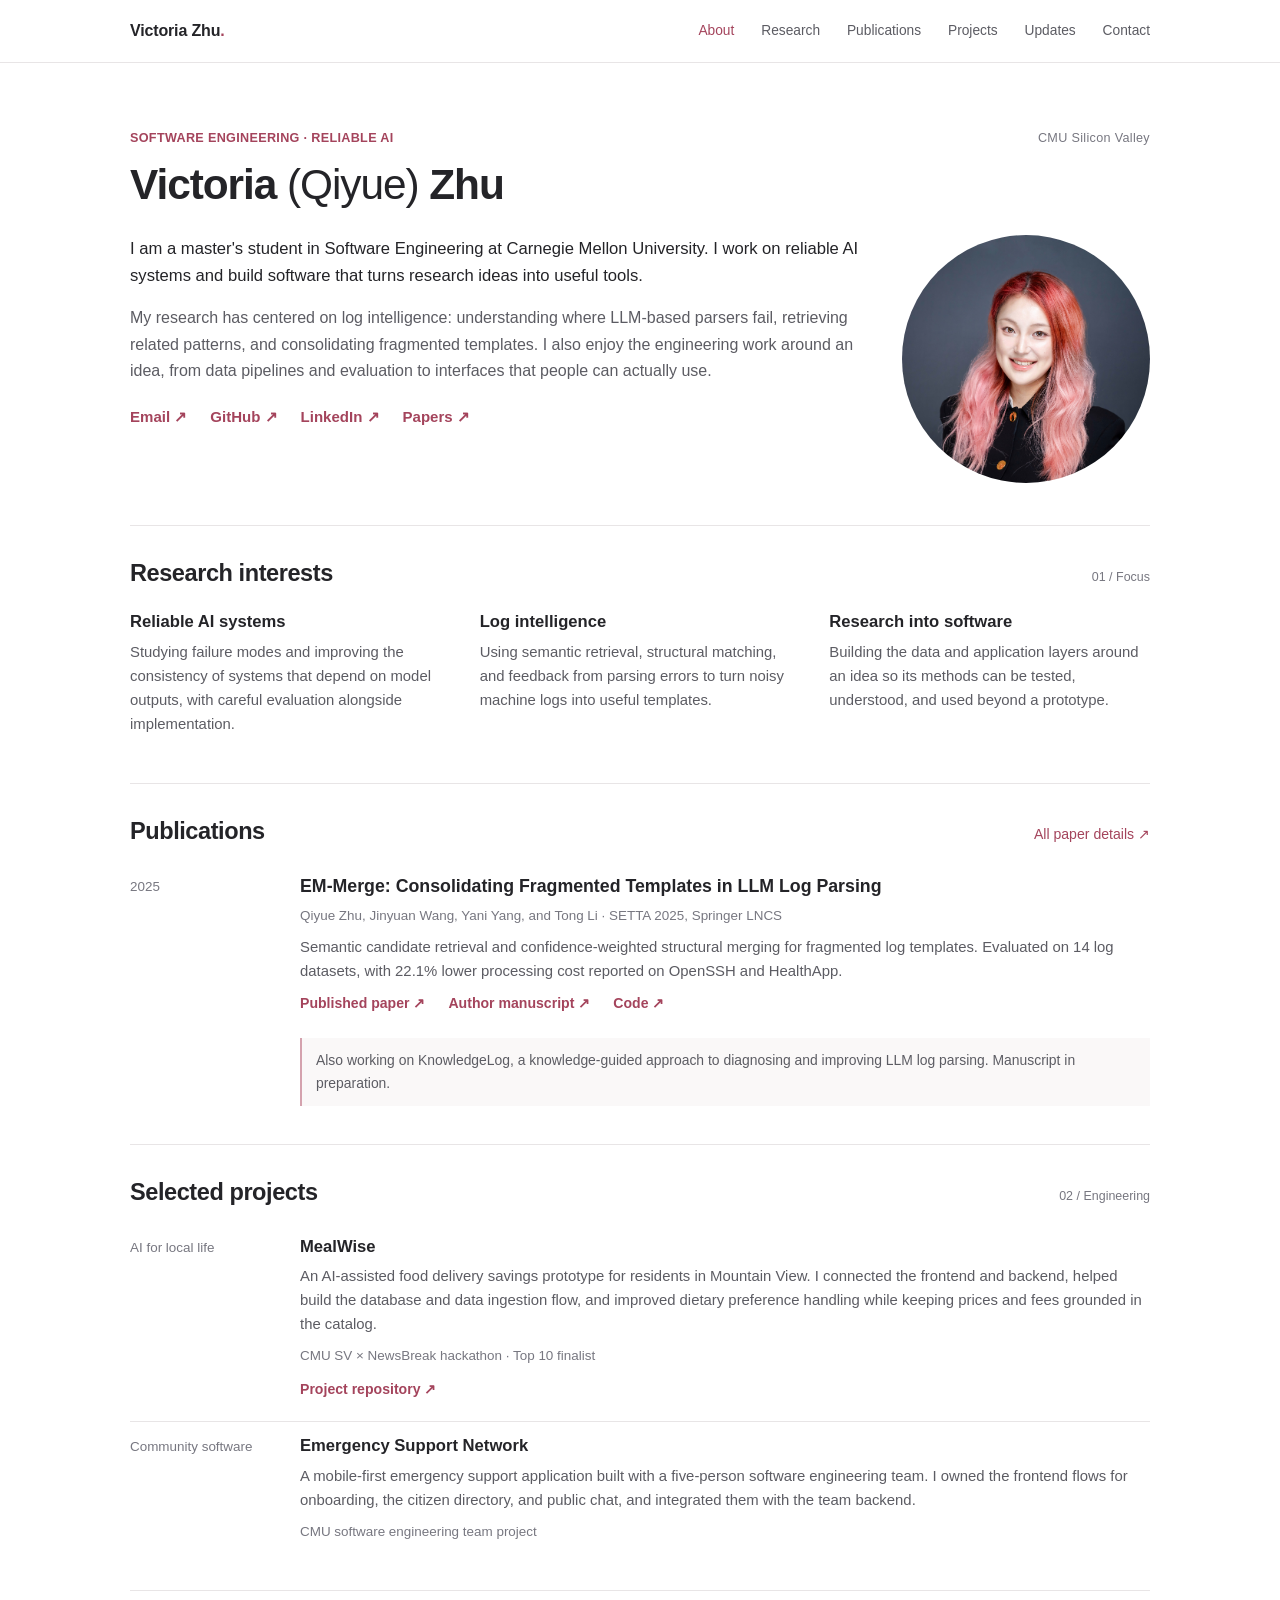
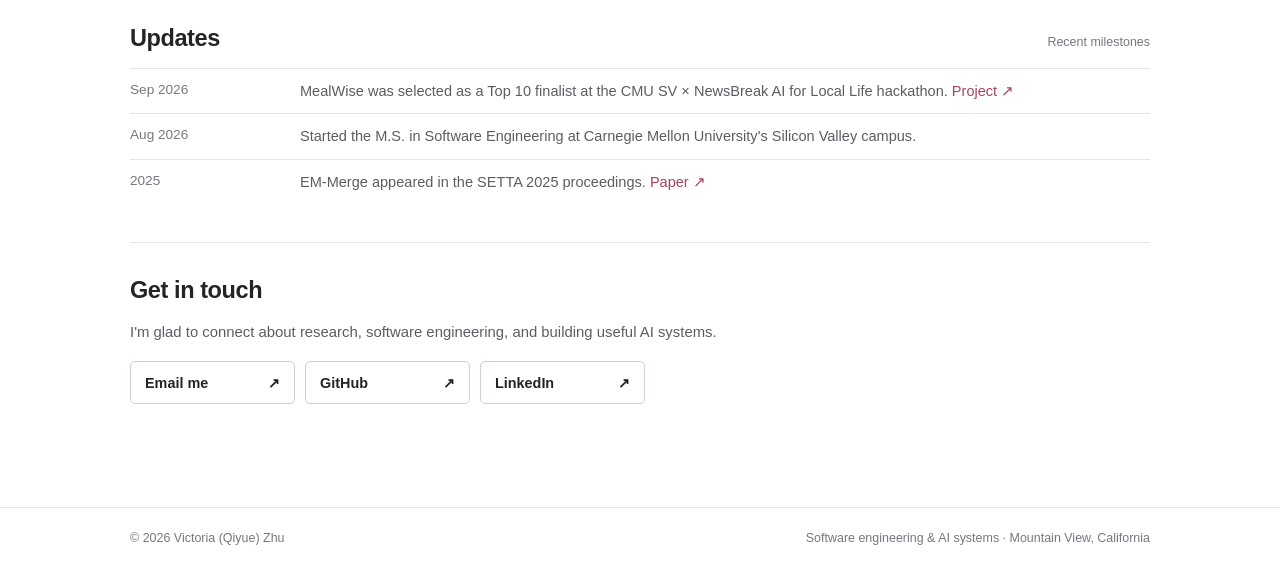
<file: index.html>
<!doctype html>
<html lang="en">
<head>
  <meta charset="utf-8">
  <meta name="viewport" content="width=device-width, initial-scale=1">
  <meta name="theme-color" content="#ffffff">
  <meta name="description" content="Victoria (Qiyue) Zhu — software engineering and reliable AI research at Carnegie Mellon University.">
  <title>Victoria (Qiyue) Zhu</title>
  <link rel="icon" type="image/svg+xml" href="./assets/favicon.svg">
  <link rel="stylesheet" href="./assets/style.css">
</head>
<body>
  <a class="skip-link" href="#main">Skip to content</a>
  <header class="site-header">
    <nav class="nav container" aria-label="Main navigation">
      <a class="brand" href="./">Victoria Zhu<span aria-hidden="true">.</span></a>
      <div class="nav-links">
        <a href="#about" aria-current="page">About</a>
        <a href="#research">Research</a>
        <a href="#publications">Publications</a>
        <a href="#projects">Projects</a>
        <a href="#updates">Updates</a>
        <a href="#contact">Contact</a>
      </div>
    </nav>
  </header>

  <main id="main" class="container main-column">
    <section class="about" id="about" aria-labelledby="about-title">
      <div class="identity-line"><p class="overline">Software engineering · Reliable AI</p><span>CMU Silicon Valley</span></div>
      <h1 id="about-title">Victoria <span>(Qiyue)</span> Zhu</h1>
      <div class="about-layout">
        <div class="about-copy">
      <p class="intro-lead">I am a master's student in Software Engineering at Carnegie Mellon University. I work on reliable AI systems and build software that turns research ideas into useful tools.</p>
      <p>My research has centered on log intelligence: understanding where LLM-based parsers fail, retrieving related patterns, and consolidating fragmented templates. I also enjoy the engineering work around an idea, from data pipelines and evaluation to interfaces that people can actually use.</p>
      <div class="quick-links"><a href="mailto:VICTORIAzqy@outlook.com">Email ↗</a><a href="https://github.com/VictoriaZQY" target="_blank" rel="noopener noreferrer">GitHub ↗</a><a href="https://www.linkedin.com/in/qiyue-zhu-b9446b354" target="_blank" rel="noopener noreferrer">LinkedIn ↗</a><a href="./papers/">Papers ↗</a></div>
        </div>
        <img class="profile-photo" src="./assets/IMG_8279.jpg" alt="Portrait of Victoria (Qiyue) Zhu" width="1290" height="1497" fetchpriority="high" decoding="async">
      </div>
    </section>

    <section class="content-section" id="research" aria-labelledby="research-title">
      <div class="section-head"><h2 id="research-title">Research interests</h2><span>01 / Focus</span></div>
      <div class="interest-list">
        <div class="interest-item"><h3>Reliable AI systems</h3><p>Studying failure modes and improving the consistency of systems that depend on model outputs, with careful evaluation alongside implementation.</p></div>
        <div class="interest-item"><h3>Log intelligence</h3><p>Using semantic retrieval, structural matching, and feedback from parsing errors to turn noisy machine logs into useful templates.</p></div>
        <div class="interest-item"><h3>Research into software</h3><p>Building the data and application layers around an idea so its methods can be tested, understood, and used beyond a prototype.</p></div>
      </div>
    </section>

    <section class="content-section" id="publications" aria-labelledby="publications-title">
      <div class="section-head"><h2 id="publications-title">Publications</h2><a href="./papers/">All paper details ↗</a></div>
      <article class="publication">
        <div class="publication-year">2025</div>
        <div><h3>EM-Merge: Consolidating Fragmented Templates in LLM Log Parsing</h3><p class="byline">Qiyue Zhu, Jinyuan Wang, Yani Yang, and Tong Li · SETTA 2025, Springer LNCS</p><p>Semantic candidate retrieval and confidence-weighted structural merging for fragmented log templates. Evaluated on 14 log datasets, with 22.1% lower processing cost reported on OpenSSH and HealthApp.</p><div class="link-row"><a href="https://doi.org/10.1007/978-981-95-7826-9_17" target="_blank" rel="noopener noreferrer">Published paper ↗</a><a href="./papers/">Author manuscript ↗</a><a href="https://github.com/VictoriaZQY/EM-Merge" target="_blank" rel="noopener noreferrer">Code ↗</a></div></div>
      </article>
      <p class="section-note">Also working on KnowledgeLog, a knowledge-guided approach to diagnosing and improving LLM log parsing. Manuscript in preparation.</p>
    </section>

    <section class="content-section" id="projects" aria-labelledby="projects-title">
      <div class="section-head"><h2 id="projects-title">Selected projects</h2><span>02 / Engineering</span></div>
      <article class="project-row"><div class="project-type">AI for local life</div><div><h3>MealWise</h3><p>An AI-assisted food delivery savings prototype for residents in Mountain View. I connected the frontend and backend, helped build the database and data ingestion flow, and improved dietary preference handling while keeping prices and fees grounded in the catalog.</p><p class="byline">CMU SV × NewsBreak hackathon · Top 10 finalist</p><a href="https://github.com/qiyuez-cmu-F26/NewsBreak-Hackathon-0919-Victoria" target="_blank" rel="noopener noreferrer">Project repository ↗</a></div></article>
      <article class="project-row"><div class="project-type">Community software</div><div><h3>Emergency Support Network</h3><p>A mobile-first emergency support application built with a five-person software engineering team. I owned the frontend flows for onboarding, the citizen directory, and public chat, and integrated them with the team backend.</p><p class="byline">CMU software engineering team project</p></div></article>
    </section>

    <section class="content-section" id="updates" aria-labelledby="updates-title">
      <div class="section-head"><h2 id="updates-title">Updates</h2><span>Recent milestones</span></div>
      <div class="update-row"><time datetime="2026-09">Sep 2026</time><p>MealWise was selected as a Top 10 finalist at the CMU SV × NewsBreak AI for Local Life hackathon. <a href="https://github.com/qiyuez-cmu-F26/NewsBreak-Hackathon-0919-Victoria" target="_blank" rel="noopener noreferrer">Project ↗</a></p></div>
      <div class="update-row"><time datetime="2026-08">Aug 2026</time><p>Started the M.S. in Software Engineering at Carnegie Mellon University's Silicon Valley campus.</p></div>
      <div class="update-row"><time datetime="2025">2025</time><p>EM-Merge appeared in the SETTA 2025 proceedings. <a href="https://doi.org/10.1007/978-981-95-7826-9_17" target="_blank" rel="noopener noreferrer">Paper ↗</a></p></div>
    </section>

    <section class="content-section contact" id="contact" aria-labelledby="contact-title">
      <div class="section-head"><h2 id="contact-title">Get in touch</h2></div>
      <p>I'm glad to connect about research, software engineering, and building useful AI systems.</p>
      <div class="contact-links"><a class="contact-button" href="mailto:VICTORIAzqy@outlook.com">Email me <span aria-hidden="true">↗</span></a><a class="contact-button" href="https://github.com/VictoriaZQY" target="_blank" rel="noopener noreferrer">GitHub <span aria-hidden="true">↗</span></a><a class="contact-button" href="https://www.linkedin.com/in/qiyue-zhu-b9446b354" target="_blank" rel="noopener noreferrer">LinkedIn <span aria-hidden="true">↗</span></a></div>
    </section>
  </main>

  <footer class="site-footer"><div class="container footer-inner"><span>© 2026 Victoria (Qiyue) Zhu</span><span>Software engineering &amp; AI systems · Mountain View, California</span></div></footer>
</body>
</html>
</file>
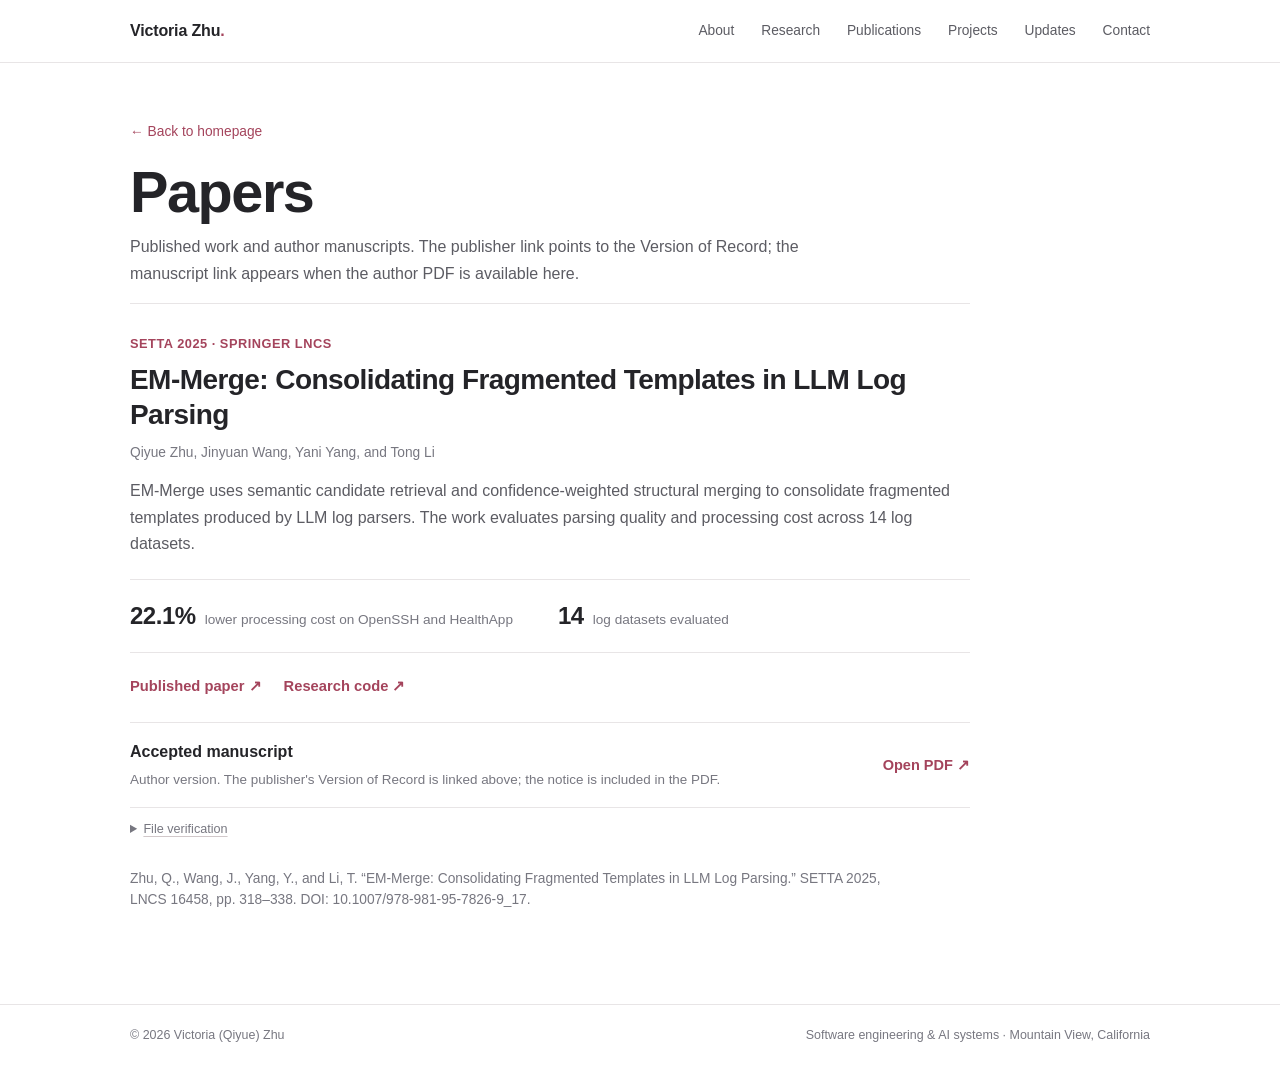
<file: papers/index.html>
<!doctype html>
<html lang="en">
<head>
  <meta charset="utf-8">
  <meta name="viewport" content="width=device-width, initial-scale=1">
  <meta name="theme-color" content="#ffffff">
  <meta name="description" content="Publications and author manuscripts by Victoria (Qiyue) Zhu.">
  <title>Papers | Victoria (Qiyue) Zhu</title>
  <link rel="icon" type="image/svg+xml" href="../assets/favicon.svg">
  <link rel="stylesheet" href="../assets/style.css">
</head>
<body>
  <a class="skip-link" href="#main">Skip to content</a>
  <header class="site-header"><nav class="nav container" aria-label="Main navigation"><a class="brand" href="../">Victoria Zhu<span aria-hidden="true">.</span></a><div class="nav-links"><a href="../#about">About</a><a href="../#research">Research</a><a href="../#publications">Publications</a><a href="../#projects">Projects</a><a href="../#updates">Updates</a><a href="../#contact">Contact</a></div></nav></header>
  <main id="main" class="container paper-main">
    <p class="paper-breadcrumb"><a href="../">← Back to homepage</a></p>
    <h1>Papers</h1>
    <p class="paper-intro">Published work and author manuscripts. The publisher link points to the Version of Record; the manuscript link appears when the author PDF is available here.</p>
    <article class="paper-detail" aria-labelledby="em-title">
      <p class="paper-kicker">SETTA 2025 · Springer LNCS</p>
      <h2 id="em-title">EM-Merge: Consolidating Fragmented Templates in LLM Log Parsing</h2>
      <p class="paper-authors">Qiyue Zhu, Jinyuan Wang, Yani Yang, and Tong Li</p>
      <p>EM-Merge uses semantic candidate retrieval and confidence-weighted structural merging to consolidate fragmented templates produced by LLM log parsers. The work evaluates parsing quality and processing cost across 14 log datasets.</p>
      <div class="paper-facts" aria-label="Selected results"><div><strong>22.1%</strong><span>lower processing cost on OpenSSH and HealthApp</span></div><div><strong>14</strong><span>log datasets evaluated</span></div></div>
      <div class="paper-actions"><a href="https://doi.org/10.1007/978-981-95-7826-9_17" target="_blank" rel="noopener noreferrer">Published paper ↗</a><a href="https://github.com/VictoriaZQY/EM-Merge" target="_blank" rel="noopener noreferrer">Research code ↗</a></div>
      <div id="manuscript" class="manuscript" hidden><div><h3>Accepted manuscript</h3><p>Author version. The publisher's Version of Record is linked above; the notice is included in the PDF.</p></div><a href="./em-merge-accepted.pdf" target="_blank" rel="noopener noreferrer">Open PDF ↗</a></div>
      <details id="file-verification" class="file-verification" hidden><summary>File verification</summary><p>Accepted manuscript · SHA-256</p><code id="pdf-sha256"></code><p>Compare this fingerprint with the SHA-256 of your downloaded PDF to check that the files match.</p></details>
      <p class="citation">Zhu, Q., Wang, J., Yang, Y., and Li, T. “EM-Merge: Consolidating Fragmented Templates in LLM Log Parsing.” SETTA 2025, LNCS 16458, pp. 318–338. DOI: 10.1007/978-981-95-7826-9_17.</p>
    </article>
  </main>
  <footer class="site-footer"><div class="container footer-inner"><span>© 2026 Victoria (Qiyue) Zhu</span><span>Software engineering &amp; AI systems · Mountain View, California</span></div></footer>
  <script>
    fetch('./em-merge-accepted.pdf', { method: 'HEAD' })
      .then(response => {
        if (!response.ok) return;
        document.getElementById('manuscript').hidden = false;
        return fetch('./em-merge-accepted.sha256', { cache: 'no-store' });
      })
      .then(response => response?.ok ? response.text() : null)
      .then(value => {
        const digest = value?.trim();
        if (!digest || !/^[a-fA-F0-9]{64}$/.test(digest)) return;
        document.getElementById('pdf-sha256').textContent = digest.toLowerCase();
        document.getElementById('file-verification').hidden = false;
      })
      .catch(() => {});
  </script>
</body>
</html>
</file>
<file: assets/style.css>
:root { --ink:#242428; --muted:#5c5c63; --soft:#777780; --accent:#a4445c; --line:#e8e5e6; --wash:#faf8f8; --white:#fff; color-scheme:light; }
* { box-sizing:border-box; }
html { scroll-behavior:smooth; }
body { margin:0; color:var(--ink); background:var(--white); font-family:-apple-system,BlinkMacSystemFont,"Segoe UI",Helvetica,Arial,sans-serif; font-size:16px; line-height:1.66; -webkit-font-smoothing:antialiased; }
a { color:var(--accent); text-decoration:none; }
a:hover { text-decoration:underline; text-underline-offset:4px; }
a:focus-visible, summary:focus-visible { outline:2px solid var(--accent); outline-offset:4px; }
p, h1, h2, h3 { margin-top:0; }
[hidden] { display:none !important; }
.container { width:min(100% - 48px, 1020px); margin-inline:auto; }
.skip-link { position:absolute; left:16px; top:-70px; padding:8px 14px; background:var(--ink); color:white; z-index:20; }
.skip-link:focus { top:12px; }
.site-header { border-bottom:1px solid var(--line); background:var(--white); }
.nav { min-height:62px; display:flex; align-items:center; justify-content:space-between; gap:24px; }
.brand { color:var(--ink); font-size:1rem; font-weight:700; letter-spacing:-.01em; white-space:nowrap; }
.brand span { color:var(--accent); }
.nav-links { display:flex; gap:clamp(12px,2.1vw,27px); flex-wrap:wrap; }
.nav-links a { color:var(--muted); font-size:.86rem; }
.nav-links a:hover, .nav-links a[aria-current="page"] { color:var(--accent); }
.main-column { padding-bottom:65px; }
.about { padding:65px 0 42px; }
.identity-line { display:flex; justify-content:space-between; flex-wrap:wrap; gap:8px 24px; color:var(--soft); font-size:.79rem; letter-spacing:.025em; }
.identity-line p { margin:0; }
.overline { text-transform:uppercase; font-weight:700; color:var(--accent); }
.about h1 { margin:11px 0 24px; font-size:clamp(2rem,3.8vw,2.65rem); line-height:1.2; font-weight:730; letter-spacing:-.025em; }
.about h1 span { font-weight:390; }
.about-layout { display:grid; grid-template-columns:minmax(0,1fr) 248px; align-items:start; gap:42px; }
.about-copy { min-width:0; }
.about-copy > p { margin-bottom:15px; color:var(--muted); font-size:1rem; }
.about .intro-lead { color:var(--ink); font-size:1.04rem; line-height:1.66; }
.profile-photo { display:block; width:248px; height:248px; border-radius:50%; object-fit:cover; object-position:50% 43%; }
.quick-links, .link-row { display:flex; flex-wrap:wrap; gap:7px 23px; }
.quick-links { margin-top:20px; font-size:.94rem; font-weight:600; }
.content-section { padding:32px 0 38px; border-top:1px solid var(--line); scroll-margin-top:20px; }
.section-head { display:flex; align-items:baseline; justify-content:space-between; gap:12px 22px; margin-bottom:15px; }
.section-head h2 { margin:0; font-size:1.47rem; line-height:1.3; letter-spacing:-.018em; }
.section-head > span { color:var(--soft); font-size:.78rem; white-space:nowrap; }
.section-head > a { font-size:.88rem; white-space:nowrap; }
.interest-list { display:grid; grid-template-columns:repeat(3,minmax(0,1fr)); gap:0 29px; }
.interest-item { padding:7px 0 0; }
.interest-item h3, .publication h3, .project-row h3 { margin:0 0 6px; font-size:1.04rem; line-height:1.4; }
.interest-item p, .publication p, .project-row p, .contact > p { margin:0 0 9px; color:var(--muted); font-size:.93rem; line-height:1.62; }
.publication, .project-row { display:grid; grid-template-columns:145px minmax(0,1fr); gap:25px; padding:12px 0 19px; }
.publication-year, .project-type { padding-top:2px; color:var(--soft); font-size:.84rem; }
.publication h3 { font-size:1.11rem; }
.publication .byline, .project-row .byline { color:var(--soft); font-size:.84rem; }
.link-row { margin-top:7px; font-size:.88rem; font-weight:600; }
.section-note { margin:3px 0 0 170px; padding:11px 14px; border-left:2px solid #d4a2ae; background:var(--wash); color:var(--muted); font-size:.87rem; }
.project-row { border-bottom:1px solid var(--line); }
.project-row:last-child { border-bottom:0; padding-bottom:0; }
.project-row a { font-size:.88rem; font-weight:600; }
.update-row { display:grid; grid-template-columns:145px minmax(0,1fr); gap:25px; padding:10px 0; border-top:1px solid var(--line); }
.update-row:first-of-type { border-top:0; }
.update-row time { color:var(--soft); font-size:.85rem; white-space:nowrap; }
.update-row p { margin:0; color:var(--muted); font-size:.91rem; }
.contact > p { margin-bottom:17px; }
.contact-links { display:flex; flex-wrap:wrap; gap:10px; }
.contact-button { display:inline-flex; align-items:center; justify-content:space-between; width:165px; min-height:43px; padding:9px 14px; border:1px solid #d5cbd0; border-radius:5px; color:var(--ink); font-size:.9rem; font-weight:600; line-height:1.3; }
.contact-button:hover { border-color:var(--accent); color:var(--accent); text-decoration:none; background:var(--wash); }
.site-footer { border-top:1px solid var(--line); }
.footer-inner { display:flex; justify-content:space-between; flex-wrap:wrap; gap:7px 25px; padding:20px 0; color:var(--soft); font-size:.78rem; }
/* Paper page */
.paper-main { padding:58px 0 80px; }
.paper-breadcrumb { margin-bottom:15px; font-size:.86rem; }
.paper-main h1 { margin-bottom:8px; font-size:clamp(2.3rem,5vw,3.6rem); line-height:1.17; letter-spacing:-.025em; }
.paper-intro { max-width:700px; color:var(--muted); }
.paper-detail { max-width:840px; padding-top:29px; border-top:1px solid var(--line); }
.paper-kicker { margin-bottom:7px; color:var(--accent); font-size:.8rem; font-weight:700; text-transform:uppercase; letter-spacing:.04em; }
.paper-detail h2 { margin-bottom:10px; font-size:1.75rem; line-height:1.25; letter-spacing:-.02em; }
.paper-authors, .citation { color:var(--soft); font-size:.86rem; }
.paper-detail > p:not(.paper-kicker):not(.paper-authors):not(.citation) { color:var(--muted); }
.paper-facts { display:flex; flex-wrap:wrap; gap:18px 45px; margin:21px 0; padding:16px 0; border-top:1px solid var(--line); border-bottom:1px solid var(--line); }
.paper-facts div { display:flex; align-items:baseline; gap:9px; }
.paper-facts strong { font-size:1.5rem; letter-spacing:-.02em; }
.paper-facts span { color:var(--soft); font-size:.85rem; }
.paper-actions { display:flex; flex-wrap:wrap; gap:8px 22px; margin:15px 0 24px; font-size:.92rem; font-weight:600; }
.manuscript { display:flex; align-items:center; justify-content:space-between; gap:18px; padding:16px 0; border-top:1px solid var(--line); border-bottom:1px solid var(--line); }
.manuscript h3 { margin:0 0 3px; font-size:1rem; }
.manuscript p { margin:0; color:var(--soft); font-size:.84rem; }
.manuscript a { flex:0 0 auto; font-size:.91rem; font-weight:600; }
.file-verification { margin-top:11px; color:var(--soft); font-size:.79rem; }
.file-verification summary { width:fit-content; cursor:pointer; text-decoration:underline; text-decoration-color:#d1c8ca; text-underline-offset:3px; }
.file-verification p { margin:8px 0 3px; }
.file-verification code { display:block; overflow-wrap:anywhere; color:var(--muted); font-size:.78rem; }
.citation { max-width:760px; margin-top:28px; line-height:1.55; }
@media (max-width:700px) {
  .container { width:min(100% - 36px,1020px); }
  .nav { align-items:flex-start; flex-direction:column; gap:6px; padding:14px 0; }
  .nav-links { gap:6px 16px; }
  .about { padding-top:43px; }
  .about-layout { grid-template-columns:minmax(0,1fr) 190px; gap:24px; }
  .profile-photo { width:190px; height:190px; }
  .interest-list { grid-template-columns:1fr; }
  .interest-item { padding:8px 0; }
  .publication, .project-row, .update-row { grid-template-columns:1fr; gap:2px; }
  .section-note { margin-left:0; }
  .paper-main { padding-top:40px; }
  .manuscript { align-items:flex-start; flex-direction:column; }
  .footer-inner span:last-child { display:none; }
}
@media (max-width:560px) {
  .about-layout { grid-template-columns:1fr; gap:24px; }
  .profile-photo { grid-row:1; width:190px; height:190px; justify-self:center; }
}
@media (max-width:410px) {
  .identity-line span { display:none; }
  .section-head { align-items:flex-start; flex-direction:column; gap:3px; }
  .contact-links { display:grid; grid-template-columns:1fr; max-width:320px; }
  .contact-button { width:100%; }
}
@media (prefers-reduced-motion:reduce) { html { scroll-behavior:auto; } }
</file>
